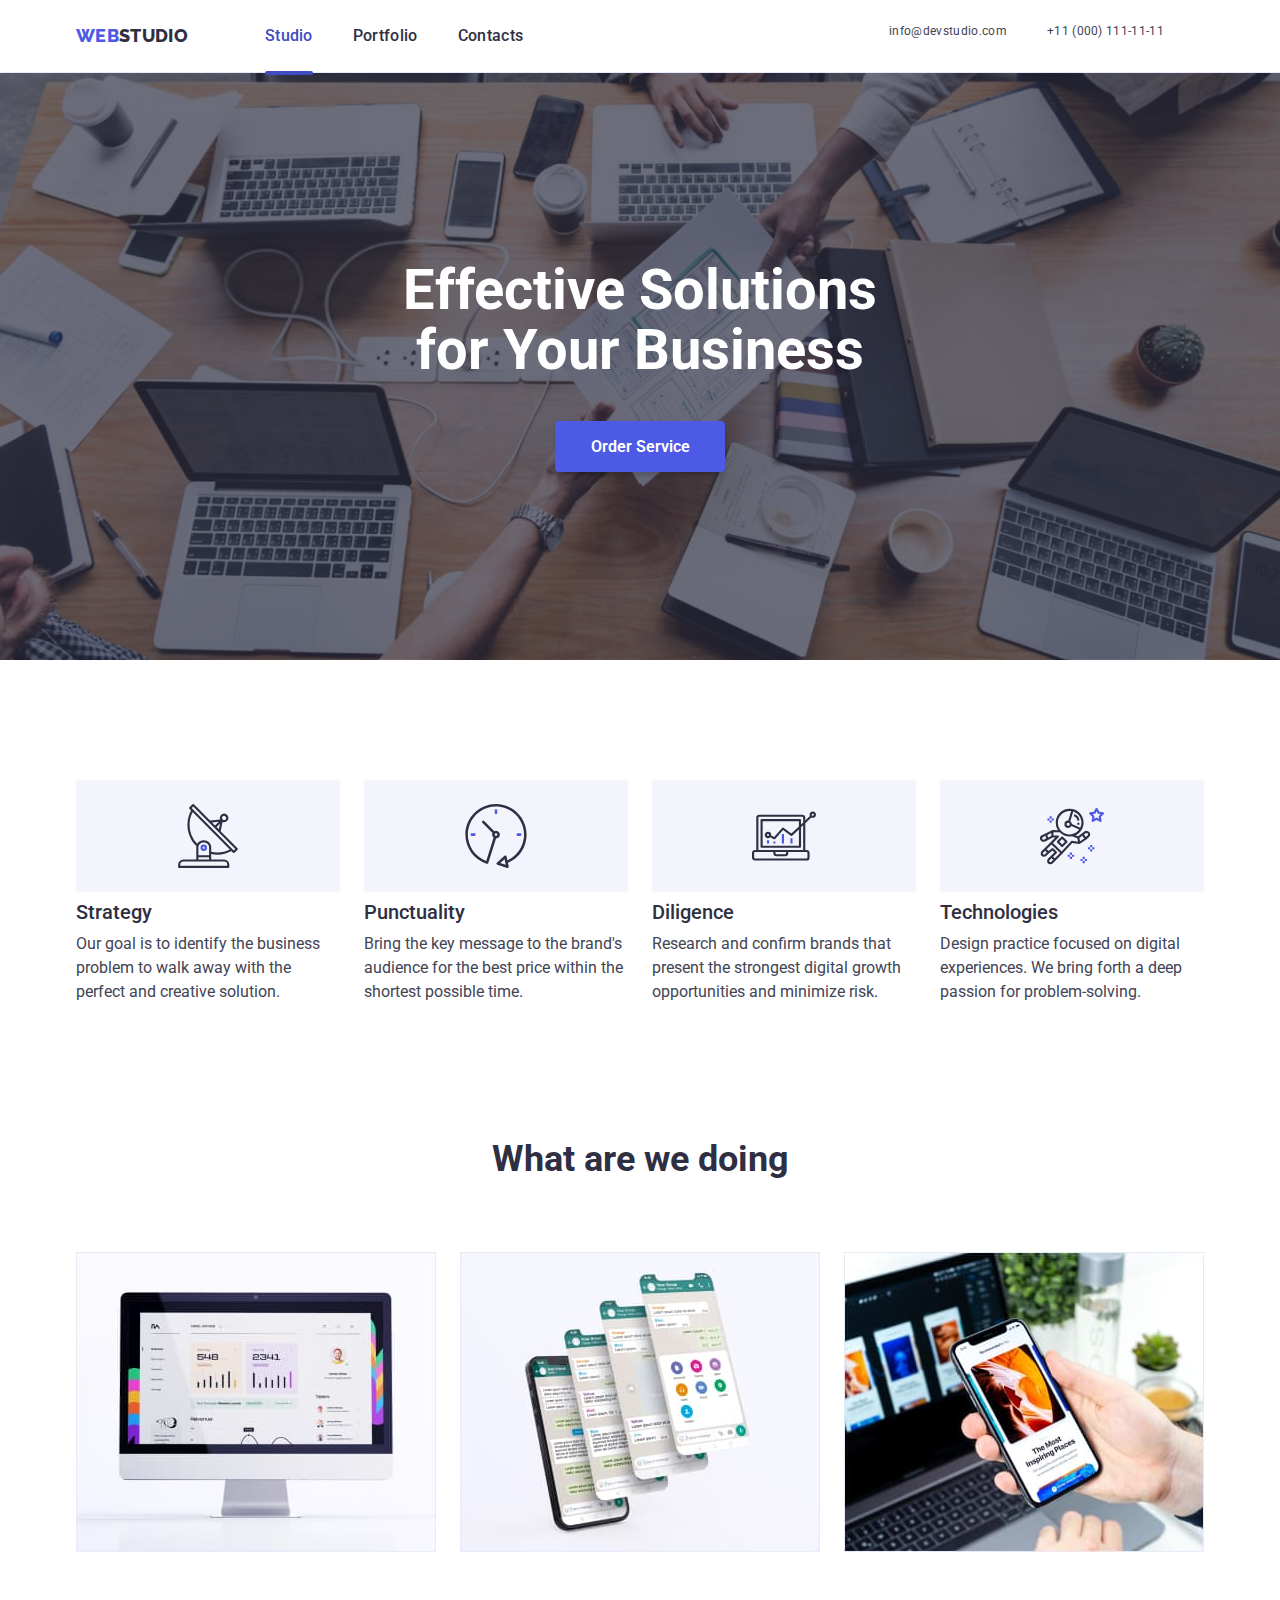
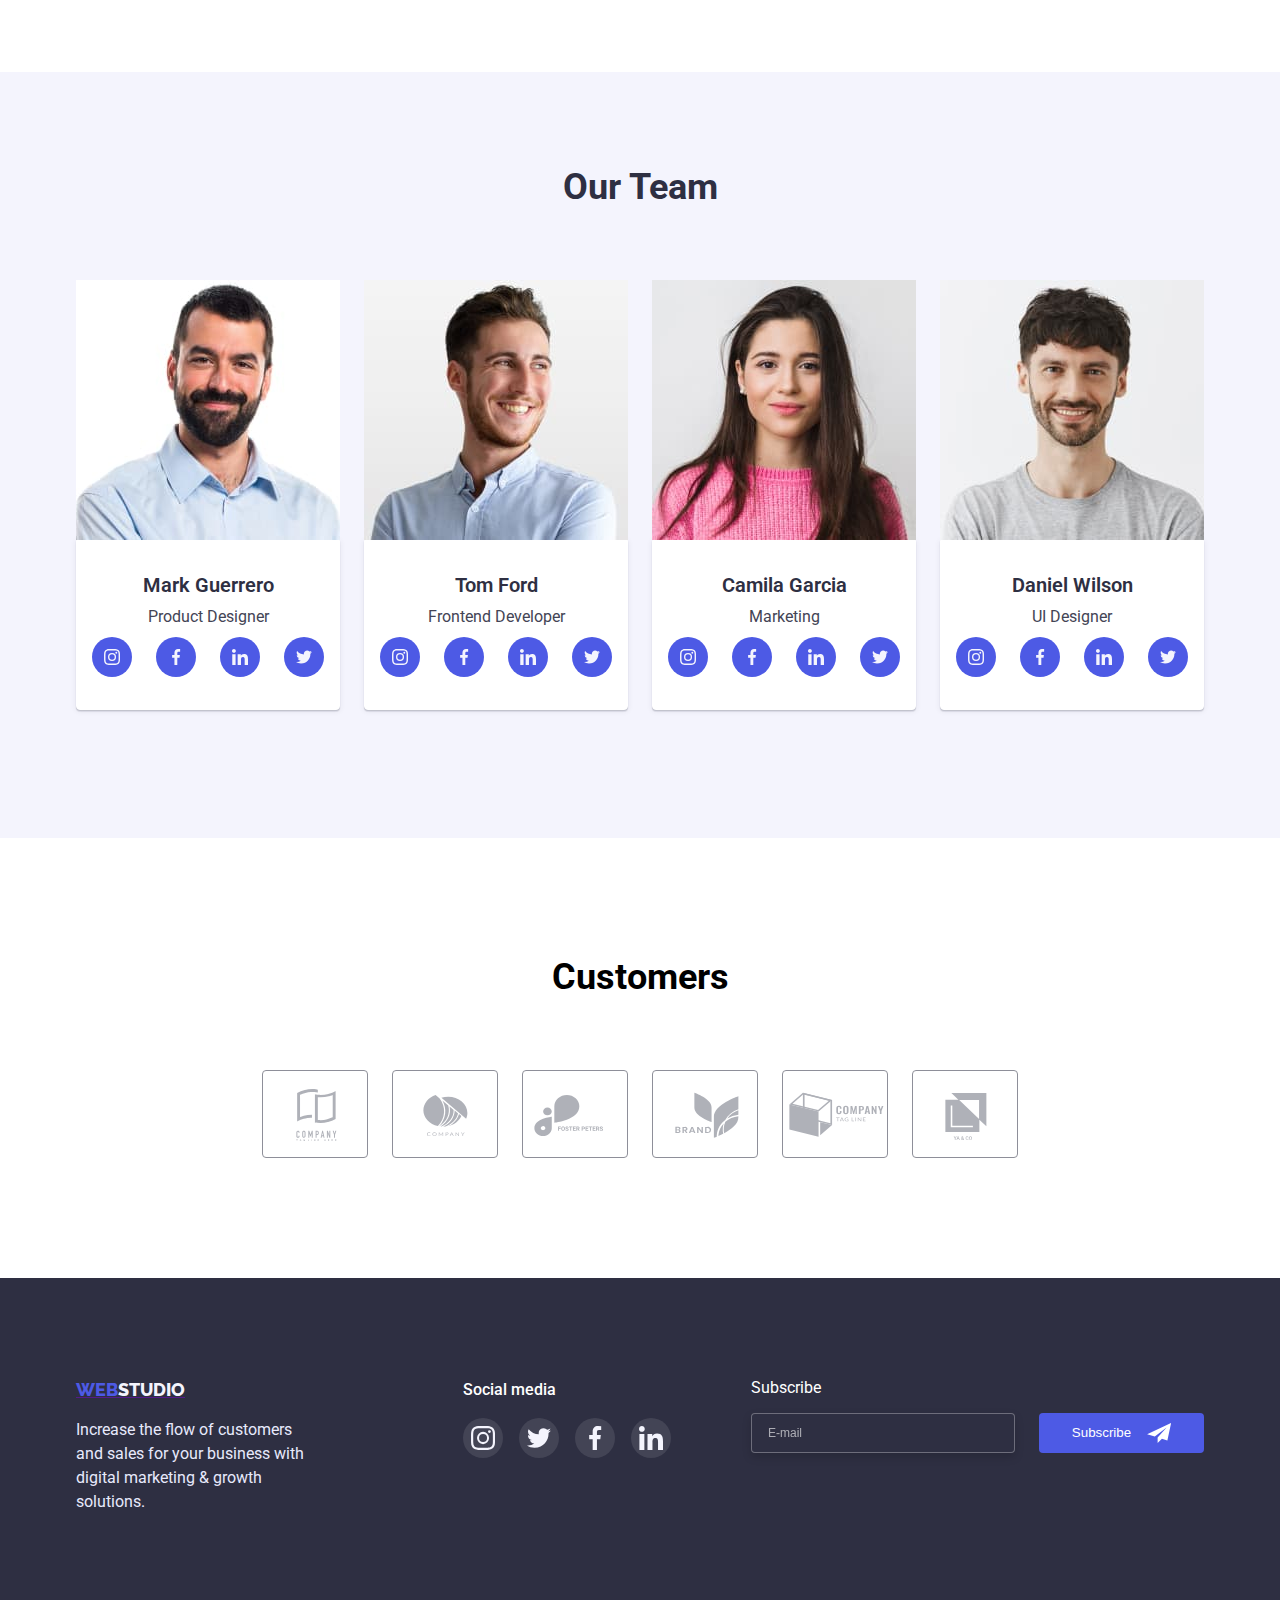
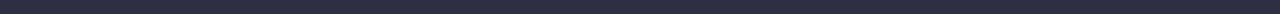
<file: index.html>
<!DOCTYPE html>
<link lang="en">
<link>
<meta charset="UTF-8" />
<meta http-equiv="X-UA-Compatible" content="IE=edge" />
<meta name="viewport" content="width=device-width, initial-scale=1.0" />
<link rel="preconnect" href="https://fonts.googleapis.com" />
<link rel="preconnect" href="https://fonts.gstatic.com" crossorigin />
<link rel="preconnect" href="https://fonts.googleapis.com">
<link rel="preconnect" rel="preconnect" href="https://fonts.googleapis.com">
<link rel="preconnect" href="https://fonts.gstatic.com" crossorigin>
<link rel="stylesheet" href="https://cdnjs.cloudflare.com/ajax/libs/modern-normalize/1.1.0/modern-normalize.min.css"
    integrity="sha512-wpPYUAdjBVSE4KJnH1VR1HeZfpl1ub8YT/NKx4PuQ5NmX2tKuGu6U/JRp5y+Y8XG2tV+wKQpNHVUX03MfMFn9Q=="
    crossorigin="anonymous" referrerpolicy="no-referrer" />
<link href="https://fonts.googleapis.com/css2?family=Raleway:wght@700&family=Roboto:wght@400;500;700;900&display=swap"
    rel="stylesheet">
<link rel="stylesheet" href="https://cdnjs.cloudflare.com/ajax/libs/animate.css/4.1.1/animate.min.css" />
<link href="https://unpkg.com/aos@2.3.1/dist/aos.css" rel="stylesheet">
<link rel="stylesheet" href="./css/style.css" />
<link rel="stylesheet" href="./css/mob.css" />
<link rel="stylesheet" href="./css/tab.css" />
<link rel="stylesheet" href="./css/desc.css" />
<title>Webstudio</title>
</head>

<body>
    <main>
        <div>
            <!----HEADER----->

            <header class="header">
                <div class="container navigation">
                    <a class="logo link" href=""><span class="logo-web">WEB</span><span
                            class="logo-studio">STUDIO</span></a>
                    <nav class="navigation">
                        <ul class="menu">
                            <li class="navigation">
                                <a class="a-nav current link" href="./index.html">Studio</a>
                            </li>
                            <li class="navigation">
                                <a class="a-nav link" href="./portfolio.html">Portfolio</a>
                            </li>
                            <li class="navigation">
                                <a class="a-nav link" href="">Contacts</a>
                            </li>
                        </ul>
                    </nav>
                    <div class="tel-mail">
                    <a href="mailto:info@devstudio.com" class="contact-list-link">info@devstudio.com</a>
                    <a href="tel:+110001111111" class="contact-list-link">+11 (000) 111-11-11</a>
                    <button class="menu-open" data-menu-open>
                        <svg class="menu-open-icon" width="32" height="22">
                            <use href="./img/icon.svg#icon-charm_menu-hamburger"></use>
                        </svg> 
                    </button>
                 </div>
            </div>


            
             <div class="mob-menu container" data-menu >
                 
            <button class="mobmenu-close" data-menu-close>
                <svg class="menu-close-icon" width="8" height="8">
                    <use href="./img/icon.svg#icon-close-black"></use>
                </svg> 
            </button>
           
          <ul class="mob-menu-list">
            <li class="mob-menu-item">
                <a class="mob-menu-link link" href="">Studio</a>
            </li>
            <li class="mob-menu-item">
                <a  class="mob-menu-link link" href="">Portfolio</a>
            </li>
            <li class="mob-menu-item">
                <a  class="mob-menu-link link" href="">Contacts</a>
            </li>
          </ul>

          <div class="mob-menu-contact link">
            <div class="mob-contact">
                <ul class="mob-contact-list">
                    <li class="mob-contact-item">
                        <a class="mob-tel-link link" href="tel:+110001111111">+110001111111</a>
                    </li>
                    <li class="email-item" >
                          <a class="email-link link"href="mailto:info@devstudio.com">info@devstudio.com</a>
                    </li>
                </ul>
            </div>
            
           <ul class="mobmenu-soc-list">
<li class="mobmenu-soc-item">
    <a  class="mobmenu-soc-link" href="">
        <svg class="team-link-soc-icon" width="24" height="24">
            <use href="./img/icon.svg#icon-instagram-2"></use>
        </svg>
    </a>
</li>
<li class="mobmenu-soc-item">
    <a  class="mobmenu-soc-link" href="">
        <svg class="team-link-soc-icon" width="24" height="24">
            <use href="./img/icon.svg#icon-facebook-1"></use>
        </svg>
    </a>
</li>
<li class="mobmenu-soc-item">
    <a  class="mobmenu-soc-link" href="">
        <svg class="team-link-soc-icon" width="24" height="24">
            <use href="./img/icon.svg#icon-linkedin-1"></use>
        </svg> 
    </a>
</li>
<li class="mobmenu-soc-item">
    <a  class="mobmenu-soc-link" href="">
        <svg class="team-link-soc-icon" width="24" height="24">
            <use href="./img/icon.svg#icon-twitter-1"></use>
        </svg>
    </a>
</li>
        </ul>  
        </div>
    </div>
</div>


            </header>
            <!--HERO-->
            <section class="background">
                <div class="container">
                    <h1 class="name-hero animate__animated animate__tada">Effective Solutions for Your Business</h1>
                    <button type="button" class="hero-btn" data-modal-open>Order Service</button>
                </div>
            </section>
            <!--ADGE-->
            <section class="adge">
                <div class="container">
                    <ul class="adge-list">
                        <li class="adge-item">
                            <a href="" class="adg-link">
                                <svg width="64" height="64">
                                    <use href="./img/icon.svg#icon-antenna-1"></use>
                                </svg>
                            </a>
                            <h3 class="adge-title">Strategy</h3>
                            <p class="adge-text">Our goal is to identify the business
                                problem to walk away with the perfect and creative solution. </p>

                        </li>
                        <li class="adge-item">
                            <a href="" class="adg-link">
                                <svg width="64" height="64">
                                    <use href="./img/icon.svg#icon-clock-1"></use>
                                </svg>
                            </a>
                            <h3 class="adge-title">Punctuality</h3>
                            <p class="adge-text">Bring the key message to the brand's audience for the best price within
                                the shortest possible time.</p>
                        </li>
                        <li class="adge-item">
                            <a href="" class="adg-link">
                                <svg width="64" height="64">
                                    <use href="./img/icon.svg#icon-diagram-1"></use>
                                </svg>
                            </a>
                            <h3 class="adge-title">Diligence</h3>
                            <p class="adge-text">Research and confirm brands that present the strongest digital growth
                                opportunities and minimize risk.</p>
                        </li>
                        <li class="adge-item">
                            <a href="" class="adg-link">
                                <svg width="64" height="64">
                                    <use href="./img/icon.svg#icon-astronaut-1"></use>
                                </svg>
                            </a>
                            <h3 class="adge-title">Technologies</h3>
                            <p class="adge-text">Design practice focused on digital experiences. We bring forth a deep
                                passion for problem-solving.</p>
                        </li>
                </div>
                </ul>
            </section>
            <!--SERVIS-->
            <section class="container-servis">
                <div class="container">
                    <h2 class="main-name-section">What are we doing</h2>
                    <ul class="main-name-container">

                        <li class="list"><img src="./img/1.jpg" alt="img1" width="364"></li>
                        <li class="list"><img src="./img/2.jpg" alt="img2" width="364"></li>
                        <li class="list"><img src="./img/3.jpg" alt="img3" width="364"></li>
                    </ul>
                </div>
            </section>
            <!--Our Team-->
            <section class="name-block-color">
                <div class="container">
                    <h2 class="main-name-section">Our Team</h2>
                    <ul class="team-list-soc link">
                        <div class="team-tumb">
                        <li class="team-item">
                            
                            <img 
                            src="./img/product-designer.jpg" alt="product-designer" 
                            srcset="./img/prdis1x.jpg 1x, ./img/prod2x.jpg 2x" width=“264” height=“260>
                            <div class="team-h3-p">
                                <h3 class="main-name">Mark Guerrero</h3>
                                <p class="main-text">Product Designer</p>
                                <ul class="team-list-soc link">
                                    <li class="team-item-soc link">
                                        <a href="" class="team-link-soc link">
                                            <svg class="team-link-soc-icon" width="16" height="16">
                                                <use href="./img/icon.svg#icon-instagram-2"></use>
                                            </svg>
                                        </a>
                                    </li>
                                    <li class="team-item-soc link">
                                        <a href="" class="team-link-soc link">
                                            <svg class="team-link-soc-icon" width="16" height="16">
                                                <use href="./img/icon.svg#icon-facebook-1"></use>
                                            </svg>
                                        </a>
                                    </li>
                                    <li class="team-item-soc link">
                                        <a href="" class="team-link-soc link">
                                            <svg class="team-link-soc-icon" width="16" height="16">
                                                <use href="./img/icon.svg#icon-linkedin-1"></use>
                                            </svg>
                                        </a>
                                    </li>
                                    <li class="team-item-soc link">
                                        <a href="" class="team-link-soc link">
                                            <svg class="team-link-soc-icon" width="16" height="16">
                                                <use href="./img/icon.svg#icon-twitter-1"></use>
                                            </svg>
                                        </a>
                                </ul>
                            </div>
                        </li>
                        <li class="team-item">
                            <img src="./img/frontend-developer.jpg" alt="frontend-developer" 
                            srcset="./img/fr1x.jpg 1x, ./img/fr2x.jpg 2x" width=“264” height=“260 width=“264” height=“260”>
                            <div class="team-h3-p">
                                <h3 class="main-name">Tom Ford</h3>
                                <p class="main-text">Frontend Developer</p>
                                <ul class="team-list-soc link">
                                    <li class="team-item-soc link">
                                        <a href="" class="team-link-soc link">
                                            <svg class="team-link-soc-icon" width="16" height="16">
                                                <use href="./img/icon.svg#icon-instagram-2"></use>
                                            </svg>
                                        </a>
                                    </li>
                                    <li class="team-item-soc link">
                                        <a href="" class="team-link-soc link">
                                            <svg class="team-link-soc-icon" width="16" height="16">
                                                <use href="./img/icon.svg#icon-facebook-1"></use>
                                            </svg>
                                        </a>
                                    </li>
                                    <li class="team-item-soc link">
                                        <a href="" class="team-link-soc link">
                                            <svg class="team-link-soc-icon" width="16" height="16">
                                                <use href="./img/icon.svg#icon-linkedin-1"></use>
                                            </svg>
                                        </a>
                                    </li>
                                    <li class="team-item-soc link">
                                        <a href="" class="team-link-soc link">
                                            <svg class="team-link-soc-icon" width="16" height="16">
                                                <use href="./img/icon.svg#icon-twitter-1"></use>
                                            </svg>
                                        </a>
                                    </li>
                                </ul>
                            </div>
                        </li>
                        <li class="team-item">
                            <img src="./img/marketing.jpg" alt="marketing" 
                            srcset="./img/m1x.jpg 1x, ./img/m2x.jpg 2x" width=“264” height=“260>
                            <div class="team-h3-p">
                                <h3 class="main-name">Camila Garcia</h3>
                                <p class="main-text">Marketing</p>
                                <ul class="team-list-soc link">
                                    <li class="team-item-soc link">
                                        <a href="" class="team-link-soc link">
                                            <svg class="team-link-soc-icon" width="16" height="16">
                                                <use href="./img/icon.svg#icon-instagram-2"></use>
                                            </svg>
                                        </a>
                                    </li>
                                    <li class="team-item-soc link">
                                        <a href="" class="team-link-soc link">
                                            <svg class="team-link-soc-icon" width="16" height="16">
                                                <use href="./img/icon.svg#icon-facebook-1"></use>
                                            </svg>
                                        </a>
                                    </li>
                                    <li class="team-item-soc link">
                                        <a href="" class="team-link-soc link">
                                            <svg class="team-link-soc-icon" width="16" height="16">
                                                <use href="./img/icon.svg#icon-linkedin-1"></use>
                                            </svg>
                                        </a>
                                    </li>
                                    <li class="team-item-soc link">
                                        <a href="" class="team-link-soc link">
                                            <svg class="team-link-soc-icon" width="16" height="16">
                                                <use href="./img/icon.svg#icon-twitter-1"></use>
                                            </svg>
                                        </a>
                                    </li>
                                </ul>
                            </div>
                        </li>
                        <li class="team-item">
                            <img src="./img/ui-designer.jpg" alt="ui-designer"
                            srcset="./img/ui1x.jpg 1x, ./img/ui2x.jpg 2x" width=“264” height=“260>
                            <div class="team-h3-p">
                                <h3 class="main-name">Daniel Wilson</h3>
                                <p class="main-text">UI Designer</p>
                                <ul class="team-list-soc link">
                                    <li class="team-item-soc link">
                                        <a href="" class="team-link-soc link">
                                            <svg class="team-link-soc-icon" width="16" height="16">
                                                <use href="./img/icon.svg#icon-instagram-2"></use>
                                            </svg>
                                        </a>
                                    </li>
                                    <li class="team-item-soc link">
                                        <a href="" class="team-link-soc link">
                                            <svg class="team-link-soc-icon" width="16" height="16">
                                                <use href="./img/icon.svg#icon-facebook-1"></use>
                                            </svg>
                                        </a>
                                    </li>
                                    <li class="team-item-soc link">
                                        <a href="" class="team-link-soc link">
                                            <svg class="team-link-soc-icon" width="16" height="16">
                                                <use href="./img/icon.svg#icon-linkedin-1"></use>
                                            </svg>
                                        </a>
                                    </li>
                                    <li class="team-item-soc link">
                                        <a href="" class="team-link-soc link">
                                            <svg class="team-link-soc-icon" width="16" height="16">
                                                <use href="./img/icon.svg#icon-twitter-1"></use>
                                            </svg>
                                        </a>
                                    </li>
                                </ul>
                            </div>
                        </li>
                    </ul>
                    <!--</ul>-->
                </div>
            </section>
        </div>
        <section class="customers">

            <div class="container">
                <h2 class="customers-name">Customers</h2>
                <ul class="customers-list link">
                    <li class="customers-item link">
                        <a href="" class="customers-link link">
                            <svg class="customers-link-icon" width="104" height="56">
                                <use href="./img/icon.svg#icon-Logo-1"></use>
                            </svg>
                        </a>
                    </li>
                    <li class="customers-item link">
                        <a href="" class="customers-link link">
                            <svg class="customers-link-icon" width="104" height="56">
                                <use href="./img/icon.svg#icon-Logo-2"></use>
                            </svg>
                        </a>
                    </li>
                    <li class="customers-item link">
                        <a href="" class="customers-link link">
                            <svg class="customers-link-icon" width="104" height="56">
                                <use href="./img/icon.svg#icon-Logo-3"></use>
                            </svg>
                        </a>
                    </li>
                    <li class="customers-item link">
                        <a href="" class="customers-link link">
                            <svg class="customers-link-icon" width="104" height="56">
                                <use href="./img/icon.svg#icon-Logo-4"></use>
                            </svg>
                        </a>
                    </li>
                    <li class="customers-item link">
                        <a href="" class="customers-link link">
                            <svg class="customers-link-icon" width="104" height="56">
                                <use href="./img/icon.svg#icon-Logo-5"></use>
                            </svg>
                        </a>
                    </li>
                    <li class="customers-item link">
                        <a href="" class="customers-link link">
                            <svg class="customers-link-icon" width="104" height="56">
                                <use href="./img/icon.svg#icon-Logo"></use>
                            </svg>
                        </a>
                    </li>
                </ul>
            </div>
        </section>
    </main>
    <!--FOOTER-->
    
    <footer class="footer">
        <div class="footer-section">
        <div class="container container-footer">
            <div class="contant">
                <a class="logo-footer" href=""><span class="logo-web">WEB</span><span
                        class="studio-footer">STUDIO</span> </a>
                        
                <p class="footer-text">Increase the flow of customers and sales for your business with digital
                    marketing & growth solutions.</p>
            </div>
            <div class="wrap">
                <h4 class="footer-text-soc">Social media</h4>
                <ul class="footer-list-soc">
                    <li class="footer-item-soc link">
                        <a href="" class="footer-link-soc link">
                            <svg class="footer-link-soc-icon" width="24" height="24">
                                <use href="./img/icon.svg#icon-instagram-2"></use>
                            </svg>
                        </a>
                    </li>
                    <li class="footer-item-soc link">
                        <a href="" class="footer-link-soc link">
                            <svg class="footer-link-soc-icon" width="24" height="24">
                                <use href="./img/icon.svg#icon-twitter-1"></use>
                            </svg>
                        </a>
                    </li>
                    <li class="footer-item-soc link">
                        <a href="" class="footer-link-soc link">
                            <svg class="footer-link-soc-icon" width="24" height="24">
                                <use href="./img/icon.svg#icon-facebook-1"></use>
                            </svg>
                        </a>
                    </li>
                    <li class="footer-item-soc link">
                        <a href="" class="footer-link-soc link">
                            <svg class="footer-link-soc-icon" width="24" height="24">
                                <use href="./img/icon.svg#icon-linkedin-1"></use>
                            </svg>
                        </a>
                    </li>
                </ul>
            </div>
            <form">
            <p class="text-footer-form">Subscribe</p>
                
            <div class="footer-form">
                <input type="text" name="user-name" class="input-user-name" placeholder="E-mail" />
                <button type="submit" class="btn-subscribe">Subscribe
                                <svg class="icon-send" width="24" height="20">
                                    <use href="./img/icon.svg#icon-icon-send"></use>
                                </svg>
                             </button>
                            
            </div>
            </form>
</div>
    </footer>

    <!--======================= MODAL=================-->
    <div class="backdrop is-hidden" data-modal>
        <div class="modal">
            <button type="button" class="modal-close" data-modal-close width="24" height="24">
                <svg class="modal-close-icon">
                    <use href="./img/icon.svg#icon-Vector"></use>
                </svg>
            </button>
            <p class="modal-title"> Leave your contacts and we will call you back</p>
            <form class="modal-form">
                <div class="modal-field">
                    <label for="user-name" class="modal-text">Name
                        <div class="input-wrap">
                            <input type="text" class="modal-input" name="user-name" id="user-name" required />
                            <svg class="input-icon" width="18" height="18">
                                <use href="./img/icon.svg#icon-person-black-18dp-1"></use>
                            </svg>
                        </div>
                    </label>
                </div>

                <div class="modal-field">
                    <label for="user-tel" class="modal-text">Phone
                        <div class="input-wrap">
                            <input type="tel" class="modal-input" name="user-tel" id="user-tel" />
                            <svg class="input-icon" width="18" height="18">
                                <use href="./img/icon.svg#icon-phone-black-18dp-1"></use>
                            </svg>
                        </div>
                    </label>
                </div>

                <div class="modal-field">
                    <label for="user-email" class="modal-text">Email
                        <div class="input-wrap">

                            <input type="tel" class="modal-input" name="user-tel" id="user-tel" />
                            <svg class="input-icon" width="18" height="18">
                                <use href="./img/icon.svg#icon-email-black-18dp-1"></use>
                            </svg>
                        </div>
                    </label>
                </div>
                </label>

                <div class="modal-field">
                    <label for="user-text" class="modal-text">Commet
                        <textarea name="user-text" id="user-text" class="modal-comment"
                            placeholder="Text input"></textarea>
                    </label>
                </div>

                <div class="modal-field">
                    <input type="checkbox" name="privasy" id="privasy" value="true"
                        class="input-check visuilly-hidden" />
                    <label for="privasy" class="check-text">I accept the terms and conditions of the
                        <a href="" class="privacy-policy">&#32;Privacy Policya</label>
                </div>
                <button type="button" class="modal-btn">Send</button>
            </form>
            <script src="https://unpkg.com/aos@2.3.1/dist/aos.js"></script>
            <script>
                AOS.init();
            </script>
            <script src="./js/modal.js"></script>
            <script src="./js/mob-menu.js"></script>
</body>

</html>
</file>
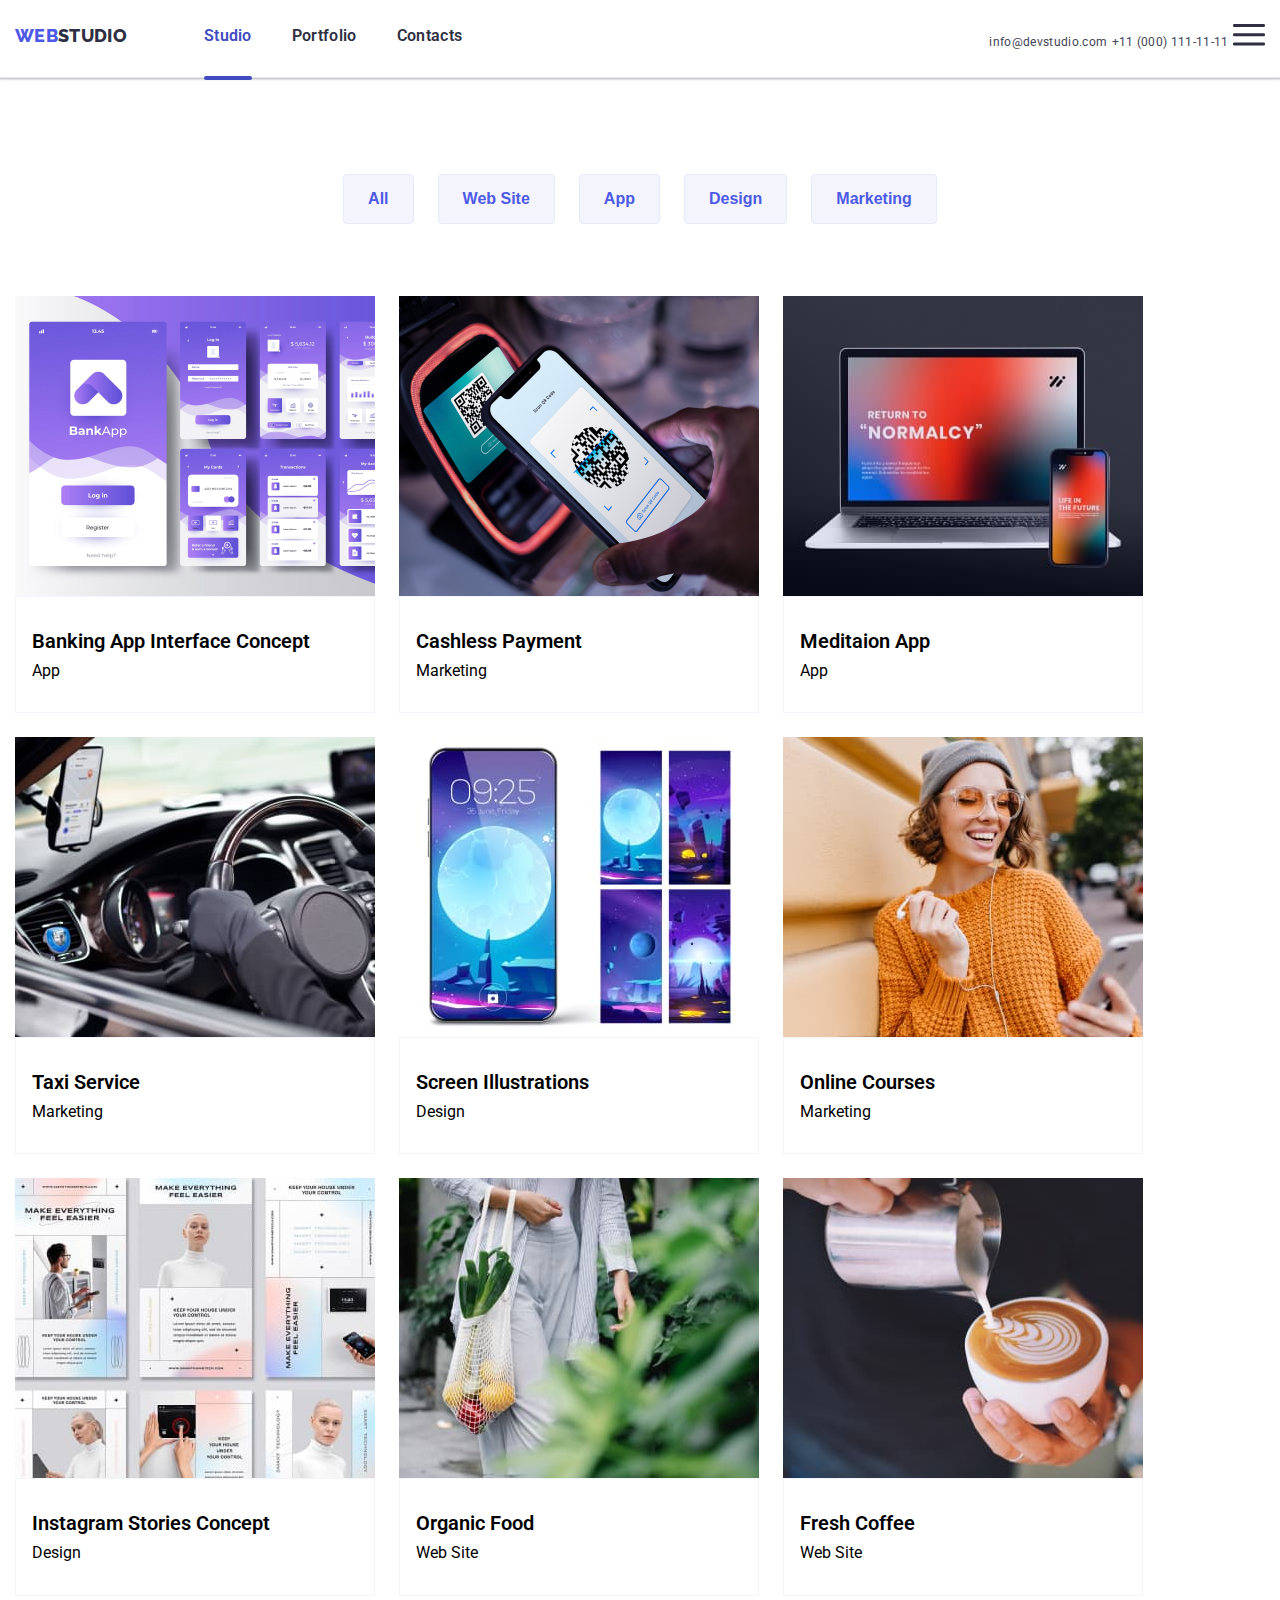
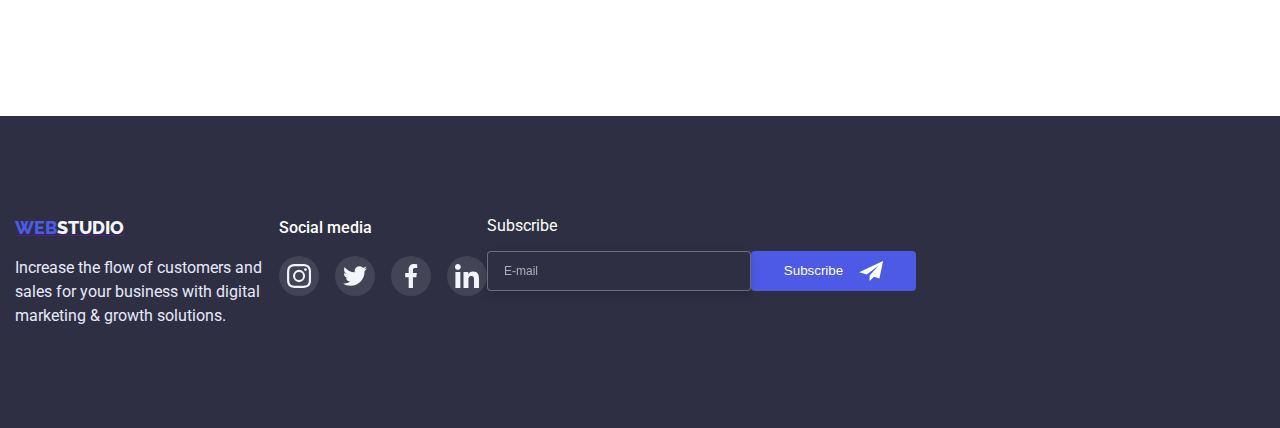
<file: portfolio.html>
<!DOCTYPE html>
<html lang="en">
  <head>
    <meta charset="UTF-8" />
    <meta http-equiv="X-UA-Compatible" content="IE=edge" />
    <meta name="viewport" content="width=device-width, initial-scale=1.0" />
    <link rel="preconnect" href="https://fonts.googleapis.com" />
    <link rel="preconnect" href="https://fonts.gstatic.com" crossorigin />
    <link rel="stylesheet" href="https://cdnjs.cloudflare.com/ajax/libs/modern-normalize/1.1.0/modern-normalize.min.css" integrity="sha512-wpPYUAdjBVSE4KJnH1VR1HeZfpl1ub8YT/NKx4PuQ5NmX2tKuGu6U/JRp5y+Y8XG2tV+wKQpNHVUX03MfMFn9Q==" crossorigin="anonymous" referrerpolicy="no-referrer" />
    <linkrel="preconnect" href="https://fonts.googleapis.com"><link rel="preconnect" href="https://fonts.gstatic.com" crossorigin><link href="https://fonts.googleapis.com/css2?family=Raleway:wght@700&family=Roboto:wght@400;500;700;900&display=swap" rel="stylesheet">
    <link rel="stylesheet" href="./css/style.css">
    <title>Webstudio</title>
  </head>
  
  <body>
<main>
        <!----HEADER----->
        <header class="header">
            <div class="container navigation">
                <a class="logo link" href=""><span class="logo-web">WEB</span><span
                        class="logo-studio">STUDIO</span></a>
                <nav class="navigation">
                    <ul class="menu">
                        <li class="navigation">
                            <a class="a-nav current link" href="./index.html">Studio</a>
                        </li>
                        <li class="navigation">
                            <a class="a-nav link" href="./portfolio.html">Portfolio</a>
                        </li>
                        <li class="navigation">
                            <a class="a-nav link" href="">Contacts</a>
                        </li>
                    </ul>
                </nav>
                <div class="tel-mail">
                <a href="mailto:info@devstudio.com" class="contact-list-link">info@devstudio.com</a>
                <a href="tel:+110001111111" class="contact-list-link">+11 (000) 111-11-11</a>
                <button class="menu-open">
                    <svg class="menu-open-icon" width="32" height="22">
                        <use href="./img/icon.svg#icon-charm_menu-hamburger"></use>
                    </svg> 
                </button>
            </div>
        </div>
        </header>
    
<!--MENU-->
<section class="main-pf">
    <div class="container">
<ul class="container-meny-pf">
    <li><button type="button" class="menu-btn">All</button>
    </li>
    <li>
        <button type="button" class="menu-btn">Web Site</button>
    </li>
    <li>
        <button type="button" class="menu-btn">App</button>
    </li>
    <li>
        <button type="button" class="menu-btn">Design</button>
    </li>
    <li>
        <button type="button" class="menu-btn">Marketing</button>
    </li>
</ul>
    <!--</div>-->



<!--<div class="container">-->
<ul class="img-container">
<li class="card-item">
    <div class="pf-naim-text">
        <div class="img-wrap">
    <img src="./img/pf1.jpg" alt="banking app interface concept" width="360">
    <p class="top-text">14 Stylish and User-Friendly App
        Design Concepts · Task Manager App 
        · Calorie Tracker App · Exotic Fruit Ecommerce App · Cloud Storage App
        </p>
</div>
    <div class="pf-h3-p">
        <h3 class="portfolio-name">Banking App Interface Concept</h3>
    <p class="portfolio-text">App</p>
    </div>
</div>
</li>

<li class="card-item">
    <div class="pf-naim-text"> 
        <div class="img-wrap">
    <img src="./img/pf22.jpg" alt="cashless" width="360">
    <p class="top-text">14 Stylish and User-Friendly App
        Design Concepts · Task Manager App 
        · Calorie Tracker App · Exotic Fruit Ecommerce App · Cloud Storage App
        </p>
    </div>
    <div class="pf-h3-p">
    <h3 class="portfolio-name">Cashless Payment</h3>
    <p class="portfolio-text">Marketing</p>
</div>
</div>
</li>

<li class="card-item">
    <div class="pf-naim-text">
        <div class="img-wrap">
    <img src="./img/pf3.jpg" alt="meditaion" width="360"> 
    <p class="top-text">14 Stylish and User-Friendly App
        Design Concepts · Task Manager App 
        · Calorie Tracker App · Exotic Fruit Ecommerce App · Cloud Storage App
        </p>
    </div> 
    <div class="pf-h3-p">
<h3 class="portfolio-name">Meditaion App</h3>
<p class="portfolio-text">App</p>
</div>
</div>
</li>

<li class="card-item">
    <div class="pf-naim-text"> 
        <div class="img-wrap">
    <img src="./img/pf4.jpg" alt="taxi" width="360">
    <p class="top-text">14 Stylish and User-Friendly App
        Design Concepts · Task Manager App 
        · Calorie Tracker App · Exotic Fruit Ecommerce App · Cloud Storage App
        </p>
</div>
    <div class="pf-h3-p">
    <h3 class="portfolio-name">Taxi Service</h3>
    <p class="portfolio-text">Marketing</p>
</div>
</div>
</li>

<li class="card-item">
    <div class="pf-naim-text"> 
        <div class="img-wrap">
    <img src="./img/pf5.jpg" alt="screen" width="360">
    <p class="top-text">14 Stylish and User-Friendly App
        Design Concepts · Task Manager App 
        · Calorie Tracker App · Exotic Fruit Ecommerce App · Cloud Storage App
        </p>
    </div>
<div class="pf-h3-p">
    <h3 class="portfolio-name">Screen Illustrations</h3>
    <p class="portfolio-text">Design</p>
</div>
</div>
</li>

<li class="card-item">
    <div class="pf-naim-text"> 
        <div class="img-wrap">
    <img src="./img/pf6.jpg" alt="courses" width="360">
    <p class="top-text">14 Stylish and User-Friendly App
        Design Concepts · Task Manager App 
        · Calorie Tracker App · Exotic Fruit Ecommerce App · Cloud Storage App
        </p>
</div>
    <div class="pf-h3-p">
    <h3 class="portfolio-name">Online Courses</h3>
    <p class="portfolio-text">Marketing</p>
</div>
</div>
</li>

<li class="card-item">
    <div class="pf-naim-text"> 
        <div class="img-wrap">
    <img src="./img/pf7.jpg" alt="instagram" width="360">
    <p class="top-text">14 Stylish and User-Friendly App
        Design Concepts · Task Manager App 
        · Calorie Tracker App · Exotic Fruit Ecommerce App · Cloud Storage App
        </p>
</div>
    <div class="pf-h3-p">
    <h3 class="portfolio-name">Instagram Stories Concept</h3>
    <p class="portfolio-text">Design</p>
</div>
</div>
</li>

<li class="card-item">
    <div class="pf-naim-text"> 
        <div class="img-wrap">
    <img src="./img/pf8.jpg" alt="organic"width="360">
    <p class="top-text">14 Stylish and User-Friendly App
        Design Concepts · Task Manager App 
        · Calorie Tracker App · Exotic Fruit Ecommerce App · Cloud Storage App
        </p>
</div>
    <div class="pf-h3-p">
    <h3 class="portfolio-name">Organic Food</h3>
    <p class="portfolio-text">Web Site</p>
</div>
</div>
</li>

<li class="card-item">
    <div class="pf-naim-text"> 
        <div class="img-wrap">
    <img src="./img/pf9.jpg" alt="fghfgh" width="360">
    <p class="top-text">14 Stylish and User-Friendly App
        Design Concepts · Task Manager App 
        · Calorie Tracker App · Exotic Fruit Ecommerce App · Cloud Storage App
        </p>
    </div>
    <div class="pf-h3-p">
    <h3 class="portfolio-name">Fresh Coffee</h3>
    <p class="portfolio-text">Web Site</p>
</div>
</div>
</li>
</ul>
</div>
</section>
       <!--FOOTER-->
       <footer class="footer">
        <div class="container container-footer">
                    <div class="contant">
                        <a class="logo-footer" href=""><span class="logo-web">WEB</span><span
                    class="studio-footer">STUDIO</span> </a>
                    <p class="footer-text">Increase the flow of customers and sales for your business with digital
                    marketing & growth solutions.</p>
                </div>    
            <div class="wrap">
            <h4 class="footer-text-soc">Social media</h4>
            <ul class="footer-list-soc">
                <li class="footer-item-soc link">
                    <a href="" class="footer-link-soc link">
                        <svg class="footer-link-soc-icon" width="24" height="24">
                            <use href="./img/icon.svg#icon-instagram-2"></use>
                        </svg>
                    </a>
                </li>
                <li class="footer-item-soc link">
                    <a href="" class="footer-link-soc link">
                        <svg class="footer-link-soc-icon" width="24" height="24">
                            <use href="./img/icon.svg#icon-twitter-1"></use>
                        </svg>
                    </a>
                </li>
                <li class="footer-item-soc link">
                    <a href="" class="footer-link-soc link">
                        <svg class="footer-link-soc-icon" width="24" height="24">
                            <use href="./img/icon.svg#icon-facebook-1"></use>
                        </svg>
                    </a>
                </li>
                <li class="footer-item-soc link">
                    <a href="" class="footer-link-soc link">
                        <svg class="footer-link-soc-icon" width="24" height="24">
                            <use href="./img/icon.svg#icon-linkedin-1"></use>
                        </svg>
                    </a>
                </li>
            </ul>
        </div>
        <form>
            <div class="text-footer-form">
            <p>Subscribe</p>
        </div>
        <div class="footer-form">
            <div >
            <input type="text" name="user-name" class="input-user-name" placeholder="E-mail"/>
        </div>
        <div>
        </div>
<div>
    <div>
    <button type="submit" class="btn-subscribe">Subscribe 

<svg class="icon-send" width="24" height="20">
    <use href="./img/icon.svg#icon-icon-send"></use>
</svg>
</div>
</button>
</div>
        </form>
    
    </footer>
</main>
  </body>
</html>
</file>
<file: css/style.css>
html {
  box-sizing: border-box;
}
* {
  margin: 0;
  padding: 0;
  list-style: none;
  box-sizing: border-box;
}
*,
*::after,
*::before {
  box-sizing: inherit;
}
.container {
  width: 100%;
  padding-left: 15px;
  padding-right: 15px;
  /*outline: 1px solid red;*/
  margin: 0 auto;
}
p,
h1,
h2,
h3,
h4,
h5,
h6 {
  margin: 0;
}
ul,
ol {
  margin: 0;
  padding-left: 0;
}

img {
  display: block;
  max-width: 100%;
  height: auto;
}
address {
  font-size: normal;
}
.visuilly-hidden {
  position: absolute;
  width: 1px;
  height: 1px;
  margin: -1px;
  border: 0;
  padding: 0;
  white-space: nowrap;
  clip-path: inset(100%);
  clip: rect(0 0 0 0);
  overflow: hidden;
}
.no-scroll{
  overflow: hidden;
}
/*.list{
  list-style: none;
  display: flex;
  margin: 0 auto;
  gap: 24px;
  border: none;
  padding-top: 96px;
  padding-bottom: 72px;
}*/
/*.list {
  display: flex;
  gap: 24px;
}*/
.link {
  text-decoration: none;
  color: #2E2F42;
  transition: color 250ms cubic-bezier(0.4, 0, 0.2, 1);
}
.link:hover,
.link:focus {
  color: #4d5ae5;
}
.a-nav.current {
  color: #404bbf;
  position: relative;
}
.current::after {
  content: "";
  position: absolute;
  left: 0;
  bottom: -27px;
  display: block;
  width: 100%;
  height: 4px;
  background-color: #404bbf;
  border-radius: 2px;
  opacity: 1;
}
:root {
  --accent-color: #4d5ae5;
  --text-color: #2e2f42;
  --bg-gradient: linear-gradient(rgba(46, 47, 66, 0.7), rgba(46, 47, 66, 0.7));
}
body {
  font-family: "Roboto", "sans-serif";
}

.header {
  padding-top: 24px;
  padding-bottom: 24px;
  border-bottom: 1px solid #e7e9fc;
  box-shadow: 0px 2px 1px rgba(46, 47, 66, 0.08),
    0px 1px 1px rgba(46, 47, 66, 0.16), 0px 1px 6px rgba(46, 47, 66, 0.08);
}

.logo {
  font-family: "Raleway", "sans-serif";
  color: var(--text-color);
  font-weight: 800;
  font-size: 18px;
  line-height: 1.33;
  margin-right: 77px;
}

.logo-web {
  font-family: "Raleway", "sans-serif";
  font-weight: 800;
  font-size: 18px;
  line-height: 1.33;
  color: #4d5ae5;
}

.logo-studio {
  font-family: "Raleway", "sans-serif";
  font-weight: 800;
  font-size: 18px;
  line-height: 1.33;
  color: var(--text-color);
}
.menu {
  display: flex;
  gap: 40px;
  color: var(--text-color);
}

.contact-list-link {
  list-style: none;
  text-decoration: none;
  color: #434455;
  /*margin-left: 40px;*/
  /*outline: 1px solid red;*/
  transition: color 250ms cubic-bezier(0.4, 0, 0.2, 1);
  font-weight: 400;
font-size: 12px;
line-height: 1.33;
}
.contact-list-link:hover,
.contact-list-link:focus {
  color: #4d5ae5;
}

.navigation {
  font-weight: 600;
  font-size: 16px;
  line-height: 1.5;
  color: var(--text-color);
  letter-spacing: 0.02em;
  margin-right: auto;
 /* outline: 1px solid red;*/
  display: flex;
}

.navigation link {
  color: var(--text-color);
}

.a-nav {
  color: #2e2f42;
  position: relative;
}
.a-nav .curren::after {
  content: "";
  position: absolute;
  width: 100%;
  height: 4px;
  border-radius: 2px;
  border-color: #404bbf;
  left: 0px;
  padding-bottom: 24px;
}
/*==============================MOB-MENU=======================*/
.menu-open{
  width: 32px;
  height: 22px;
  stroke: #2E2F42;
  background-color: transparent;
  padding: 0;
  border: none;
  
}

.mob-menu{
  position:fixed;
  width: 100%;
  height: 100%;
  top: 0;
  z-index: 1;
  background: #FFFFFF;
  padding: 40px;
  opacity: 0;
  visibility: hidden;
  pointer-events: none;
  display: flex;
    flex-direction: column;
}
.mob-menu.is-open{
  opacity: 1;
  visibility: visible;
  pointer-events: auto;
}
.mob-menu-list{
  padding-top: 16px;
  margin-bottom: auto;
}
.mobmenu-close{
  width: 24px;
  height: 24px;
  border-radius: 50%;
  background: #E7E9FC;
border: 1px solid rgba(0, 0, 0, 0.1);
display: flex;
text-align: center;
justify-content: center;
align-items: center;
position: absolute;
top: 40px;
right: 40px;
margin-bottom: 16px;
}
.mob-contact-item{
margin-bottom: 40px; 
}
.mob-tel-link{
  font-size: 36px;
line-height: 1.11;
font-weight: 600;
 color: #4D5AE5;
}
.email-link{
  color: #434455;
font-size: 20px;
font-size: 20px;
line-height: 1.2px;
}
.mob-menu-item {
font-weight: 700;
font-size: 36px;
line-height: 1.11;
color: #2E2F42;
padding-bottom: 40px;
}
.contact-list-link{
  font-style: 20px;
}
.mob-menu-item :hover,
.mob-menu-item :focus {
color: #404bbf;
}
.mob-menu-item:not(:last-child) {
  padding-bottom: 40px;
}
.mob-contact{
  display: flex;
}
.mobmenu-bottom{
display: flex;
}
.mob-menu-contact{
  display: block;
 }
 /*.mob-menu-contact-item {
  display: flex;
  flex-direction: column;
  gap: 40px;
}*/

 .mobmenu-tel-link{
  font-size: 36px;
  line-height: 1.11;
  font-weight: 600;
  color: #4D5AE5;
  text-align: center;
   }
 .mobmenu-email-link{
  font-weight: 500;
font-size: 20px;
line-height: 1.2;
 }

 .mobmenu-soc-list {
  display: flex;
  flex-direction: row;
  justify-content: space-between;
  /*gap: 56px;*/
  align-items: center;
  margin-top: 48px;
}
 .mobmenu-soc-item{
  width: 48px;
  height: 48px;
  border-radius: 50%;
  background: #4D5AE5;
  display: flex;
  display: flex;
    align-items: center;
    justify-content: center;
 }
 .background {
  background: #2e2f42;
  background-image: var(--bg-gradient), url(../img/hero-img.jpg);
  background-repeat: no-repeat;
  background-position: center;
  background-size: cover;
  padding-top: 112px;
  padding-bottom: 112px;
}

.name-hero {
  color: #ffffff;
  font-weight: 600;
  font-size: 56px;
  line-height: 1.07;
  width: 492px;
  margin: 0 auto;
  margin-bottom: 48px;
  text-align: center;
}
.hero-btn {
  background: var(--accent-color);
  box-shadow: 0px 4px 4px rgba(0, 0, 0, 0.15);
  border-radius: 4px;
  font-family: "Roboto";
  font-weight: 600;
  color: #ffffff;
  font-weight: 600;
  font-size: 16px;
  line-height: 1.19;
  min-width: 170px;
  height: 51px;
  border-radius: 4px;
  offset: 0px, 4px;
  cursor: pointer;
  display: block;
  margin: 0 auto;
  border: none;
  transition: background-color 250ms cubic-bezier(0.4, 0, 0.2, 1);
}

.hero-btn:hover,
.hero-btn:focus {
  background: #404bbf;
  color: #ffffff;
}
.adge {
  padding-top: 120px;
  padding-bottom: 120px;
  /*outline: 1px solid red;*/
}
.adge-list {
  display: flex;
  gap: 24px;
}
.adge-item {
  /*width: calc((100% - 72px) / 4);*/
  height: 112px;
  margin-bottom: 8px;
}
.adg-link {
  width: 100%;
  height: 100%;
  background: #f4f4fd;
  border-radius: 4px;
  display: flex;
  align-items: center;
  justify-content: center;
  margin-bottom: 8px;
}
.adge-text {
  color: #434455;
  font-size: 16px;
  line-height: 1.5;
  text-align: left;
}
.team-container {
  padding-top: 120px;
  padding-bottom: 110px;
  background: #f4f4fd;
}

.main-name-section {
  font-size: 36px;
  color: var(--text-color);
  line-height: 1.11;
  margin-bottom: 72px;
  text-align: center;
}
.main-name-container{
  display: flex;
}
.container-servis {
  padding-top: 120px;
  padding-bottom: 120px;
}

.team {
  background: #f4f4fd;
  padding-top: 120px;
  padding-bottom: 120px;
}
.team-list {
  display: flex;
  gap: 24px;
  flex-direction: column;
  width: 264px;
}
.team-h3-p {
  padding-top: 32px;
  padding-bottom: 32px;
  text-align: center;
  background: #ffffff;
  border-radius: 0px 0px 4px 4px;
  border: 1px solid #ffffff;
  box-shadow: 0px 1px 6px rgba(46, 47, 66, 0.08), 0px 1px 1px rgba(46, 47, 66, 0.16), 0px 2px 1px rgba(46, 47, 66, 0.08);
}

.team-h3-p:hover,
.team-h3-p:focus {
  box-shadow: 0px 1px 6px rgba(46, 47, 66, 0.08),
    0px 1px 1px rgba(46, 47, 66, 0.16), 0px 2px 1px rgba(46, 47, 66, 0.08);
}
.team-tumb{
  display: flex;
  gap: 24px ;
}
.team-list-soc {
  display: flex;
  justify-content: center;
  gap: 24px;
  margin-top: 8px;
}
.main-name-container {
  display: flex;
  gap: 24px;
}
.team-item-soc {
  width: 40px;
  height: 40px;
}
.team-link-soc-icon {
  fill: #f4f4fd;
}
.team-link-soc {
  width: 100%;
  height: 100%;
  background-color: #4d5ae5;
  border-radius: 50%;
  display: flex;
  justify-content: center;
  align-items: center;
  transition: 250ms cubic-bezier(0.4, 0, 0.2, 1);
}
.team-link-soc:hover,
.team-link-soc:focus {
  background: #404bbf;
}
.main-name {
  color: var(--text-color);
  font-weight: 600;
  font-size: 20px;
  line-height: 1.2;
  margin-bottom: 8px;
}
.adge-title {
  color: var(--text-color);
  font-weight: 700;
  font-size: 36px;
  line-height: 1.2;
  margin-bottom: 8px;
}
.main-text {
  color: #434455;
  font-size: 16px;
  line-height: 1.5;
  
}

.img-team {
  min-height: 300px;
  border: 1px solid #e7e9fc;
}
.name-block {
  color: var(--text-color);
  font-weight: 600;
  font-size: 36px;
  line-height: 1.11;
}
.name-block-color {
  background: #f4f4fd;
  padding-top: 120px;
  padding-bottom: 120px;
  /*outline: 1px solid red;*/
}

.customers {
  padding-top: 130px;
  padding-bottom: 120px;
}
.customers-name {
  font-weight: 700;
  font-size: 36px;
  line-height: 1.11;
  text-align: center;
  margin-bottom: 72px;
}

.customers-list {
  display: flex;
  gap: 24px;
}
.customers-item {
  /*width: calc((100%-120px) / 6);*/
  height: 88px;
  transition: 250ms cubic-bezier(0.4, 0, 0.2, 1);
}
.customers-item:hover,
.customers-item:focus {
  border: 1px solid #404bbf;
}
.customers-list {
        display: flex;
        gap: 24px;
        row-gap: 72px;
        flex-wrap: wrap;
        justify-content: center;
    }
.customers-link {
  width: 100%;
  height: 100%;
  border: 1px solid #8e8f99;
  border-radius: 4px;
  display: flex;
  align-items: center;
  justify-content: center;
  fill: #afb1b8;
  transition: fill 250ms cubic-bezier(0.4, 0, 0.2, 1),
    border-color 250ms cubic-bezier(0.4, 0, 0.2, 1);
}
.customers-link:hover,
.customers-link:focus {
  fill: #404bbf;
  border-color: #404bbf;
}

.footer {
  background: #2e2f42;
  padding-top: 100px;
  padding-bottom: 100px;
  display: flex;
  text-decoration: none;
}
.footer-section{
  display: contents;
}
.contant {
  width: 264px;
  
  /*outline: 1px solid red;*/
}
.container-footer {
  display: flex;
}

.studio-footer {
  font-family: "Raleway", "sans-serif";
  color: #f4f4fd;
  font-weight: 800;
  font-size: 18px;
  line-height: 1.16;
}
.footer-text {
  color: #e7e9fc;
  font-weight: 400;
  font-size: 16px;
  line-height: 1.5;
  margin-top: 16px;
}
/*.footer-text-container {
  outline: 1px solid red;
}*/
.wrap {
  display: block;
  /*outline: 1px solid red;*/
}
.footer-text-soc {
  font-weight: 500;
  font-size: 16px;
  line-height: 1.5;
  color: #ffffff;
  margin-bottom: 16px;
}

.footer-list-soc {
  display: flex;
  gap: 16px;
}

.footer-item-soc {
  width: 40px;
  height: 40px;
  border-radius: 50%;
  transition: background-color 250ms cubic-bezier(0.4, 0, 0.2, 1);
}
.footer-item-soc:hover,
.footer-item-soc:focus {
  background: #31d0aa;
  /*border-radius: 50%;*/
}

.footer-link-soc-icon {
  fill: #f4f4fd;
}

.footer-link-soc {
  width: 100%;
  height: 100%;
  background-color: rgba(255, 255, 255, 0.1);
  border-radius: 50%;
  display: flex;
  justify-content: center;
  align-items: center;
  transition: background-color 250ms cubic-bezier(0.4, 0, 0.2, 1);
}

.footer-link-soc:hover,
.footer-link-soc:focus {
  background-color: #31d0aa;
}

.text-footer-form {
  color: #ffffff;
  margin-bottom: 16px;
}
.footer-form {
  display: flex;
  
}

.input-user-name {
  border: 1px solid rgba(255, 255, 255, 0.3);
  filter: drop-shadow(0px 4px 4px rgba(0, 0, 0, 0.15));
  border-radius: 4px;
  background: #2e2f42;
  width: 264px;
  height: 40px;
  padding-left: 16px;
  color: rgba(255, 255, 255, 0.6);
}
.input-user-name::placeholder {
  font-weight: 400;
  font-size: 12px;
  line-height: calc(24 / 12);
  padding-top: 8px;
  padding-bottom: 8px;
  /*padding-left: 16px;*/
  color: rgba(255, 255, 255, 0.6);
}

.btn-subscribe {
  display: flex;
  width: 165px;
  height: 40px;
  color: #ffffff;
  background: #4d5ae5;
  border-radius: 4px;
  justify-content: center;
  align-items: center;
  border: none;
  transition: background-color 250ms cubic-bezier(0.4, 0, 0.2, 1);
  
}
.btn-subscribe:hover,
.btn-subscribe:focus {
  background-color: #404bbf;
}
.icon-send {
  margin-left: 16px;
}

/*======================PORTFOLIO==============*/
.main-pf {
  padding-top: 96px;
  padding-bottom: 120px;
}
.menu-btn {
  font-weight: 600;
  font-size: 16px;
  line-height: 1.5;
  color: #4d5ae5;
  background: #f4f4fd;
  border: 1px solid #e7e9fc;
  border-radius: 4px;
  cursor: pointer;
  text-align: center;
  padding: 12px 24px;
  transition: background-color 250ms cubic-bezier(0.4, 0, 0.2, 1),
    color 250ms cubic-bezier(0.4, 0, 0.2, 1),
    box-shadow 250ms cubic-bezier(0.4, 0, 0.2, 1);
}
.menu-btn:hover,
.menu-btn:focus {
  background: #404bbf;
  color: #ffffff;
  box-shadow: 0px 3px 1px rgba(0, 0, 0, 0.1), 0px 2px 1px rgba(0, 0, 0, 0.08),
    0px 2px 2px rgba(0, 0, 0, 0.12);
}
.card-item {
  position: relative;
}
.card-item:hover .top-text {
  transform: translateY(0%);
}
.img-wrap {
  position: relative;
  overflow: hidden;
}
.pf-naim-text {
  transition: box-shadow 250ms cubic-bezier(0.4, 0, 0.2, 1);
}

.pf-naim-text:hover,
.pf-naim-text:focus {
  box-shadow: 0px 1px 6px rgba(46, 47, 66, 0.08),
    0px 1px 1px rgba(46, 47, 66, 0.16), 0px 2px 1px rgba(46, 47, 66, 0.08);
}
.top-text {
  position: absolute;
  top: 0;
  font-size: 16px;
  line-height: calc(24 / 16);
  color: #f4f4fd;
  padding-top: 40px;
  padding-right: 32px;
  padding-left: 32px;
  padding-bottom: 164px;
  background-color: #4d5ae5;
  height: 100%;
  transform: translateY(100%);
  transition: transform 250ms cubic-bezier(0.4, 0, 0.2, 1);
  overflow: auto;
}
.img-container {
  width: calc(100% - 48px) / 3;
  display: flex;
  flex-wrap: wrap;
  row-gap: 48px;
  gap: 24px;
}

.container-meny-pf {
  display: flex;
  gap: 24px;
  text-align: center;
  margin-bottom: 72px;
  justify-content: center;
}
.portfolio-name {
  font-weight: 600;
  font-size: 20px;
  line-height: 1.2;
  margin-bottom: 8px;
}
.portfolio-text {
  font-weight: 400;
  font-size: 16px;
  line-height: 1.2;
}

.pf-h3-p {
  padding-top: 32px;
  padding-bottom: 32px;
  padding-right: 16px;
  padding-left: 16px;
  border: 0.5px solid #f4f4fd;
}

/*=============MODAL==========*/
.backdrop {
  position: fixed;
  top: 0;
  width: 100%;
  height: 100%;
  background-color: hsla(237, 18%, 22%, 0.373);
  transition: opacity 250ms cubic-bezier(0.4, 0, 0.2, 1),
    visibility 250ms cubic-bezier(0.4, 0, 0.2, 1);
}
.backdrop .is-hidden .modal {
  transform: translate(-50%, -50%) scale(0) rotate(-360deg);
}
.modal {
  position: absolute;
  top: 50%;
  left: 50%;
  width: 408px;
  min-height: 576px;
  background: #fcfcfc;
  box-shadow: 0px 1px 1px rgb(0 0 0 / 14%), 0px 1px 3px rgb(0 0 0 / 12%), 0px 2px 1px rgb(0 0 0 / 20%);
  border-radius: 4px;
  transform: translate(-50%, -50%) scale(1) rotate(0);
  transition: transform 250ms cubic-bezier(0.4, 0, 0.2, 1);
  padding-bottom: 24px;
  padding-top: 72px;
  padding-left: 24px;
  padding-right: 24px;
}
.modal-close {
  position: absolute;
  top: 24px;
  right: 24px;
  width: 24px;
  height: 24px;
  border-radius: 50%;
  background-color: #e7e9fc;
  border: 1px solid rgba(0, 0, 0, 0.1);
  transition: background-color 250ms cubic-bezier(0.4, 0, 0.2, 1);
  cursor: pointer;
}
.modal-close:hover,
.modal-close:focus {
  background-color: #404bbf;
  fill: #e7e9fc;
}
.modal-close-icon {
  width: 8px;
  height: 8px;
  color: #0000;
}

.is-hidden {
  opacity: 0;
  visibility: hidden;
  pointer-events: none;
}
.modal-title {
  /*outline: 1px solid red;*/
    text-align: center;
    margin-bottom: 14px;
    color: #2e2f42;
    font-weight: 500;
    font-size: 16px;
    line-height: calc(24 / 16);
}

.modal-field {
  /*position: relative;*/
  margin-bottom: 4px;
  /*margin-left: 24px;*/
}
.modal-input {
  width: 360px;
  height: 40px;
  outline: none;
  margin-bottom: 8px;
  background-color: transparent;
  border: 1px solid rgba(33, 33, 33, 0.2);
  color: #404bbf;
  border-radius: 4px;
  transition: color 250ms cubic-bezier(0.4, 0, 0.2, 1);
  padding-left: 38px;
}

.modal-input:focus {
  border-color: #404bbf;
}
.modal-input:focus + .input-icon {
  fill: #404bbf;
}
.modal-text {
  display: inline-block;
  color: #8e8f99;
  font-weight: 400;
  font-size: 12px;
  line-height: 1.33;
  }
  
.input-icon {
  position: absolute;
  left: 14px;
  top: 19px;
  transform: translateY(-50%);
  transition: color 250ms cubic-bezier(0.4, 0, 0.2, 1);
  
}
.input-wrap {
  position: relative;
  margin-top: 4px;
  
}
.modal-comment {
  width: 360px;
  height: 120px;
  border: 1px solid rgba(33, 33, 33, 0.2);
  border-radius: 4px;
  background-color: transparent;
  margin-top: 4px;
  margin-bottom: 16px;
  padding-top: 8px;
  
  padding-left: 16px;
  resize: none;
  outline: none;
}
.modal-comment ::placeholder {
  font-size: 12px;
  color: rgba(117, 117, 117, 0.5);
}
.check-text {
  display: flex;
  font-size: 12px;
  margin-bottom: 24px;
  align-items: center;
}
.check-text::before {
  content: "";
  width: 16px;
  height: 16px;
  border: 1.25px solid #404bbf;
  border-radius: 2px;
  display: block;
  margin-right: 7px;
  align-items: center;
}

.input-check:checked + .check-text::before {
  background-color: #404bbf;
  border: none;
  background-image: url(../img/Vector.svg);
  background-repeat: no-repeat;
  background-position: center;
}
.privacy-policy{
  color: #4D5AE5;
}
.modal-btn {
  display: flex;
  width: 169px;
  height: 56px;
  box-shadow: 0px 4px 4px rgba(0, 0, 0, 0.15);
  border-radius: 4px;
  background: #4d5ae5;
  color: #ffffff;
  border: none;
  justify-content: center;
  align-items: center;
  margin: 0 auto;
  transition: background-color 250ms cubic-bezier(0.4, 0, 0.2, 1);
  box-shadow: inset 0px 0px 12px rgba(0, 0, 0, 0.05);
}
.modal-btn:hover,
.modal-btn:focus {
  background-color: #404bbf;
}
</file>
<file: css/mob.css>
@media (min-width: 480px){
  .container {
    /*width: 480px;*/
  }
  .navigation{
  font-weight: 500;
}
      .name-hero {
        font-weight: 700;
        font-size: 36px;
        line-height: 1.11;
        width: 318px;
        }
        .customers-item {
          width: calc((100%-48px) / 3);
       }
      }
@media (max-width: 479px){
  .customers-list {
    display: flex;
    gap: 24px;
    justify-content: center;
    flex-direction: column;
}
}
</file>
<file: css/tab.css>
@media (min-width: 768px){
    .container{
        width: 768px;
    }

    .tel-mail {
        display: flex;
        text-align: right;
        flex-wrap: wrap;
        justify-content: flex-end;
    }
    
    .name-hero{
        width: 494px;
        font-weight: 700;
        margin-bottom: 40px;
font-size: 56px;
line-height: 1.07;
text-align: center;
    }
    .contact-list-link {
    margin-bottom: 4px;
    font-weight: 400;
font-size: 12px;
line-height: 1.33;
/*padding-right: 40px;*/
    }
.menu-open {
    display: none;
}
.background {
    background-image:var(--bg-gradient), url('../img/Dark-bg-tab1x.jpg');
    padding-top: 112px;
    padding-bottom: 108px;
  }
@media (min-device-pixel-ratio: 2),
  (min-resolution: 192dpi),
  (min-resolution: 2dppx) {
  .background {
    background-image:var(--bg-gradient), url('../img/Dark-bg-tab-2x.jpg');
  }
  
}
.adge-list {
    display: flex;
    flex-wrap: wrap;
}
.adge-item {
    margin-bottom: 8px;
    width: 356px;
}
.name-block-color {
    padding-top: 96px;
    padding-bottom: 128px;
    /*outline: red solid 1px;*/
}
.team-tumb {
    flex-wrap: wrap;
    align-items: center;
    row-gap: 72px;
    justify-content: center;
}
/*.customers-list {
    display: flex;
    gap: 24px;
    
}*/
.customers-item {
    width: calc((100%-72px) / 4);
}
  .contant {
    margin-right: 24px;
    /*margin-bottom: 72px;*/
}
.container-footer {
    display: flex;
    flex-wrap: wrap;
    justify-content: center;
}
/*.text-footer-form {
    margin-top: 72px;
}*/
.input-user-name{
    margin-right: 24px;
}
.mob-menu{
    display: none;
}
}
@media (min-width: 768px) and (max-width: 1199px){
   
.text-footer-form {
    margin-top: 72px;
    }
}
/*----------------------------------------------------------------------------------*/
@media (max-width: 767px){
.contact-list-link {
    display: none;
}
.menu {
    display: none;
}
.background {
    background-image:var(--bg-gradient), url('../img/Dark-bg-1x.jpg');
  }
@media (min-device-pixel-ratio: 2),
  (min-resolution: 192dpi),
  (min-resolution: 2dppx) {
  .background {
    background-image:var(--bg-gradient), url('../img/Dark-bg-2x.jpg');
  }
}
.name-hero {
    font-weight: 700;
    font-size: 36px;
    line-height: 1.11;
    width: 318px;
    text-align: center;
    }
    .adge {
        padding-top: 96px;
        padding-bottom: 96px;
        /*outline: 1px solid red;*/
    }

.adge-item {
   margin-bottom: 8px;
}
.adge-list {
    
    flex-direction: column;
    text-align: center;
}


.team-list {
    display: flex;
    gap: 24px;
    flex-direction: column;
    width: 264px;}

    .team-tumb {
        display: flex;
        gap: 72px;
        flex-direction: column;
    }
  
  
   
    .container-footer {
       flex-direction: column;
        align-items: center;
    }
    .contant {
        text-align: center;
    }
    .wrap {
        margin-top: 72px;
        text-align: center;
    }
   
    .input-user-name {
       /*width: 396px;*/
       text-align: center;
    }
    .footer-form {
        
        flex-direction: column;
        align-items: center;
    }
    .btn-subscribe {
        margin-top: 16px;
    }
    .input-user-name {
        text-align: left;
    }
    .text-footer-form {
        margin-top: 72px;
        text-align: center;
    }
        }
        @media (max-width: 1199px){
        .contact-list-link {
        padding-right: 40px;
        }
    }
</file>
<file: css/desc.css>
@media screen and (min-width: 1200px) {
    .container {
      width: 1158px;
    }
    .contact-list-link {
        padding-right: 40px;
    }
    .background {
        background-image:var(--bg-gradient), url('../img/people-office-1x.jpg');
        padding-top: 188px;
        padding-bottom: 188px;
      }
    @media (min-device-pixel-ratio: 2),
  (min-resolution: 192dpi),
  (min-resolution: 2dppx) {
  .background {
    background-image:var(--bg-gradient), url('../img/people-office-2x.jpg');
  }
}
.adge-title {
    color: var(--text-color);
    font-weight: 500;
    font-size: 20px;
    line-height: 1.2;
    
  }
    .adge-list {
        display: flex;
        gap: 24px;
      } 
      .adge-item {
        width: calc((100% - 72px) / 4);
        height: 112px;
        margin-bottom: 8px;
    }
    .customers {
        padding-top: 120px;
        padding-bottom: 120px;
    }
    .customers-list {
        display: flex;
        gap: 24px;
        flex-direction: row;
        flex-wrap: nowrap;
        justify-content: center;
    }
    .customers-item {
        width: calc((100%-120px) / 6);
    }
    .wrap {
        margin-left: 120px;
        margin-right: 80px;
    }
    .container-footer {
        display: flex;
        flex-wrap: nowrap;
    }
    .input-user-name {
        margin-right: 24px;
    }
  
  
  

}

@media screen and (max-width: 1200px) {
    .contact-list-link {
        margin-left: 40px;
    }
    .adg-link {
        display: none;
    }
    .container-servis {
        display: none;
     }
}
</file>
